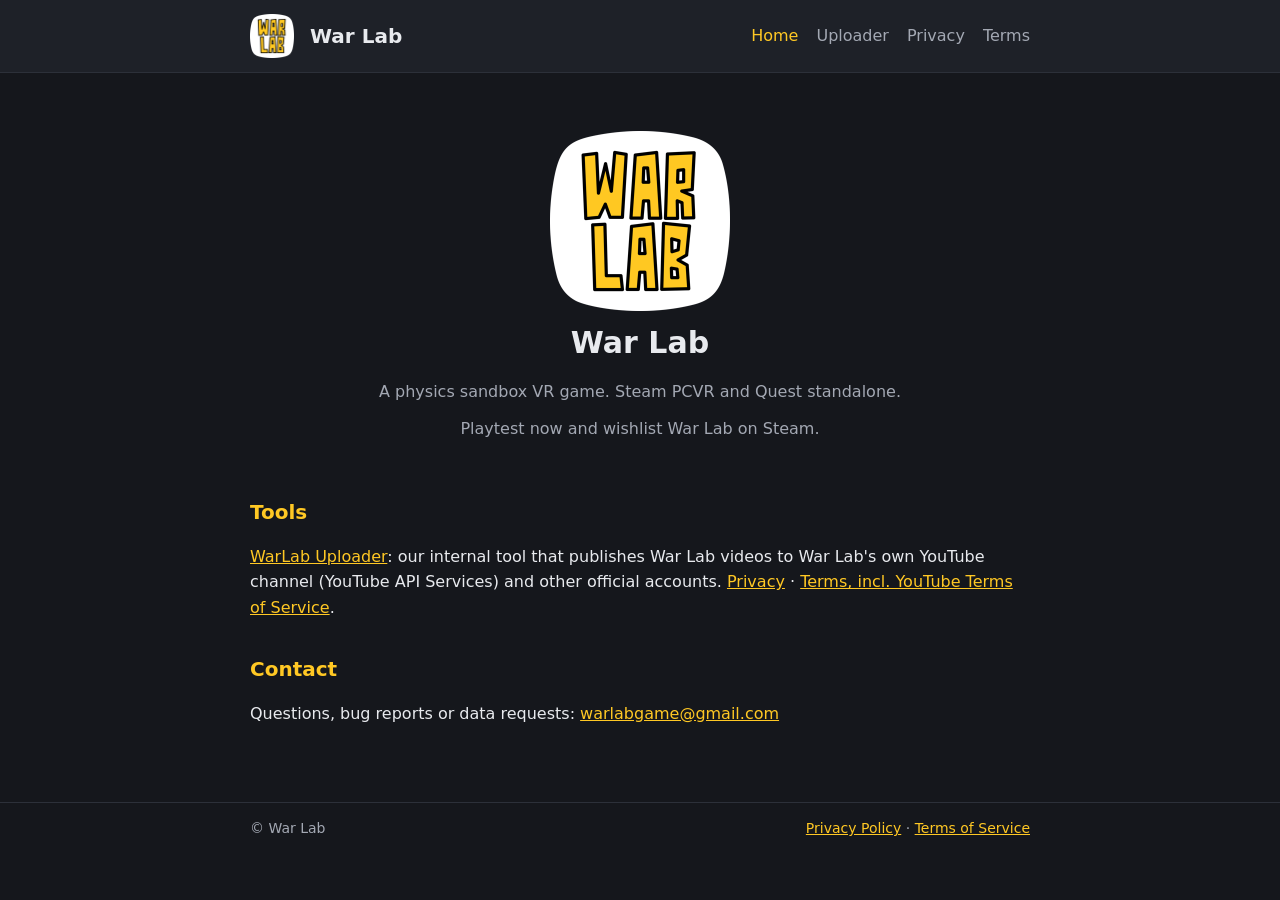
<file: index.html>
<!doctype html>
<html lang="en">
<head>
  <meta charset="utf-8">
  <meta name="viewport" content="width=device-width, initial-scale=1">
  <title>War Lab</title>
  <meta name="description" content="War Lab: a physics sandbox VR game for Steam PCVR and Quest standalone.">
  <link rel="icon" href="logo.png">
  <link rel="stylesheet" href="style.css">
</head>
<body>
  <header>
    <div class="bar">
      <img src="logo.png" alt="War Lab logo">
      <a class="brand" href="./">War Lab</a>
      <nav>
        <a href="./" aria-current="page">Home</a>
        <a href="uploader.html">Uploader</a>
        <a href="privacy.html">Privacy</a>
        <a href="terms.html">Terms</a>
      </nav>
    </div>
  </header>
  <main>
    <div class="hero">
      <img src="logo.png" alt="War Lab">
      <h1>War Lab</h1>
      <p>A physics sandbox VR game. Steam PCVR and Quest standalone.</p>
      <p>Playtest now and wishlist War Lab on Steam.</p>
    </div>
    <h2>Tools</h2>
    <p><a href="uploader.html">WarLab Uploader</a>: our internal tool that publishes War Lab videos to War Lab's own YouTube channel (YouTube API Services) and other official accounts. <a href="privacy.html#uploader">Privacy</a> · <a href="terms.html#youtube">Terms, incl. YouTube Terms of Service</a>.</p>
    <h2>Contact</h2>
    <p>Questions, bug reports or data requests: <a href="mailto:warlabgame@gmail.com">warlabgame@gmail.com</a></p>
  </main>
  <footer>
    <div class="bar">
      <span>© War Lab</span>
      <span><a href="privacy.html">Privacy Policy</a> · <a href="terms.html">Terms of Service</a></span>
    </div>
  </footer>
</body>
</html>
</file>
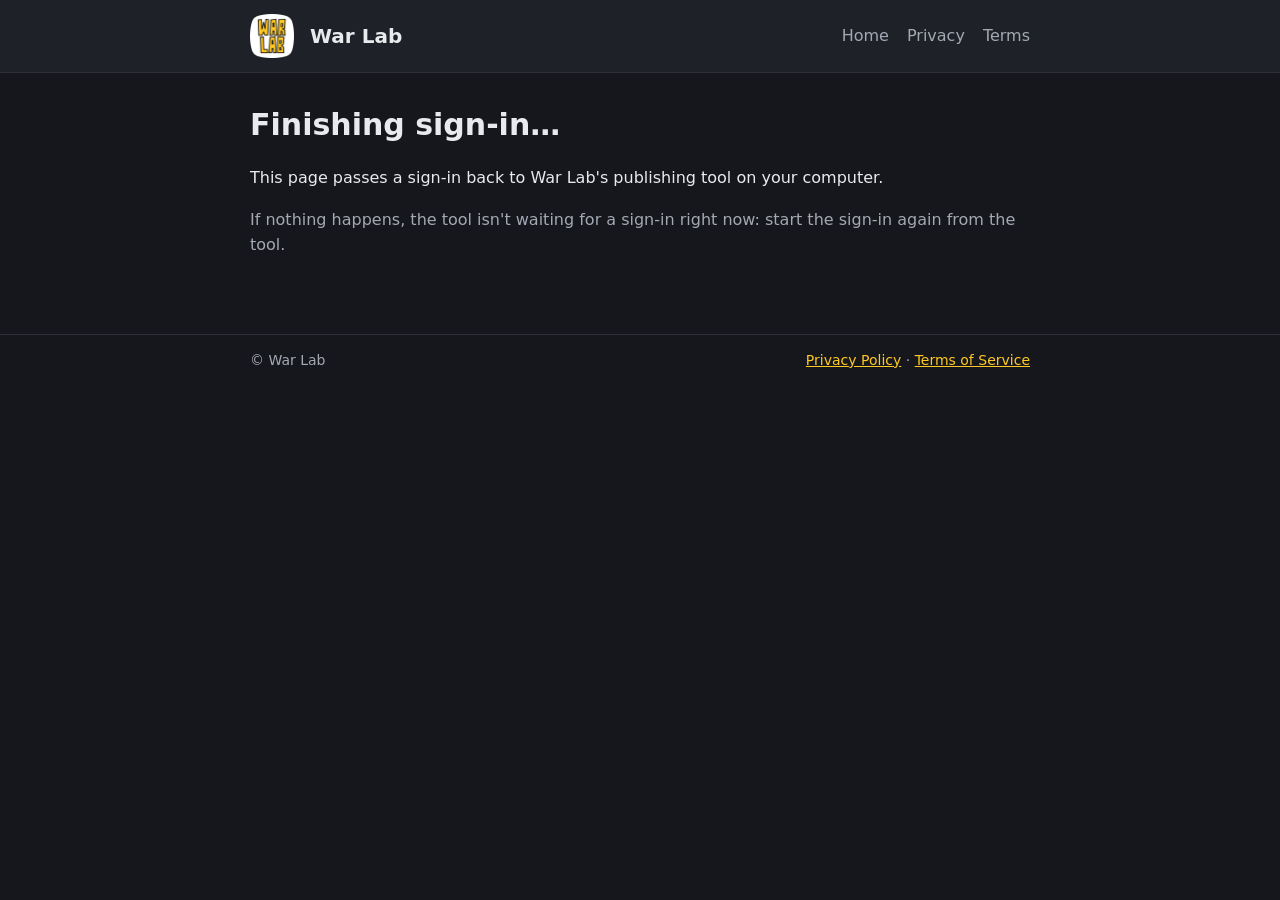
<file: oauth.html>
<!doctype html>
<html lang="en">
<head>
  <meta charset="utf-8">
  <meta name="viewport" content="width=device-width, initial-scale=1">
  <meta name="robots" content="noindex">
  <title>War Lab - Sign-in</title>
  <link rel="icon" href="logo.png">
  <link rel="stylesheet" href="style.css">
  <script>
    // Sign-in relay for War Lab's own publishing tool. Meta only redirects sign-ins to https pages, so it sends the
    // one-time code here and this page hands it to the tool waiting on this computer (localhost:8765). The code is
    // useless without the tool's app secret, which never leaves that computer.
    (function () {
      var q = window.location.search || "";
      if (/[?&](code|error)=/.test(q)) window.location.replace("http://localhost:8765/callback" + q);
    })();
  </script>
</head>
<body>
  <header>
    <div class="bar">
      <img src="logo.png" alt="War Lab logo">
      <a class="brand" href="./">War Lab</a>
      <nav>
        <a href="./">Home</a>
        <a href="privacy.html">Privacy</a>
        <a href="terms.html">Terms</a>
      </nav>
    </div>
  </header>
  <main>
    <h1>Finishing sign-in…</h1>
    <p>This page passes a sign-in back to War Lab's publishing tool on your computer.</p>
    <p class="muted">If nothing happens, the tool isn't waiting for a sign-in right now: start the sign-in again from the tool.</p>
  </main>
  <footer>
    <div class="bar">
      <span>© War Lab</span>
      <span><a href="privacy.html">Privacy Policy</a> · <a href="terms.html">Terms of Service</a></span>
    </div>
  </footer>
</body>
</html>
</file>
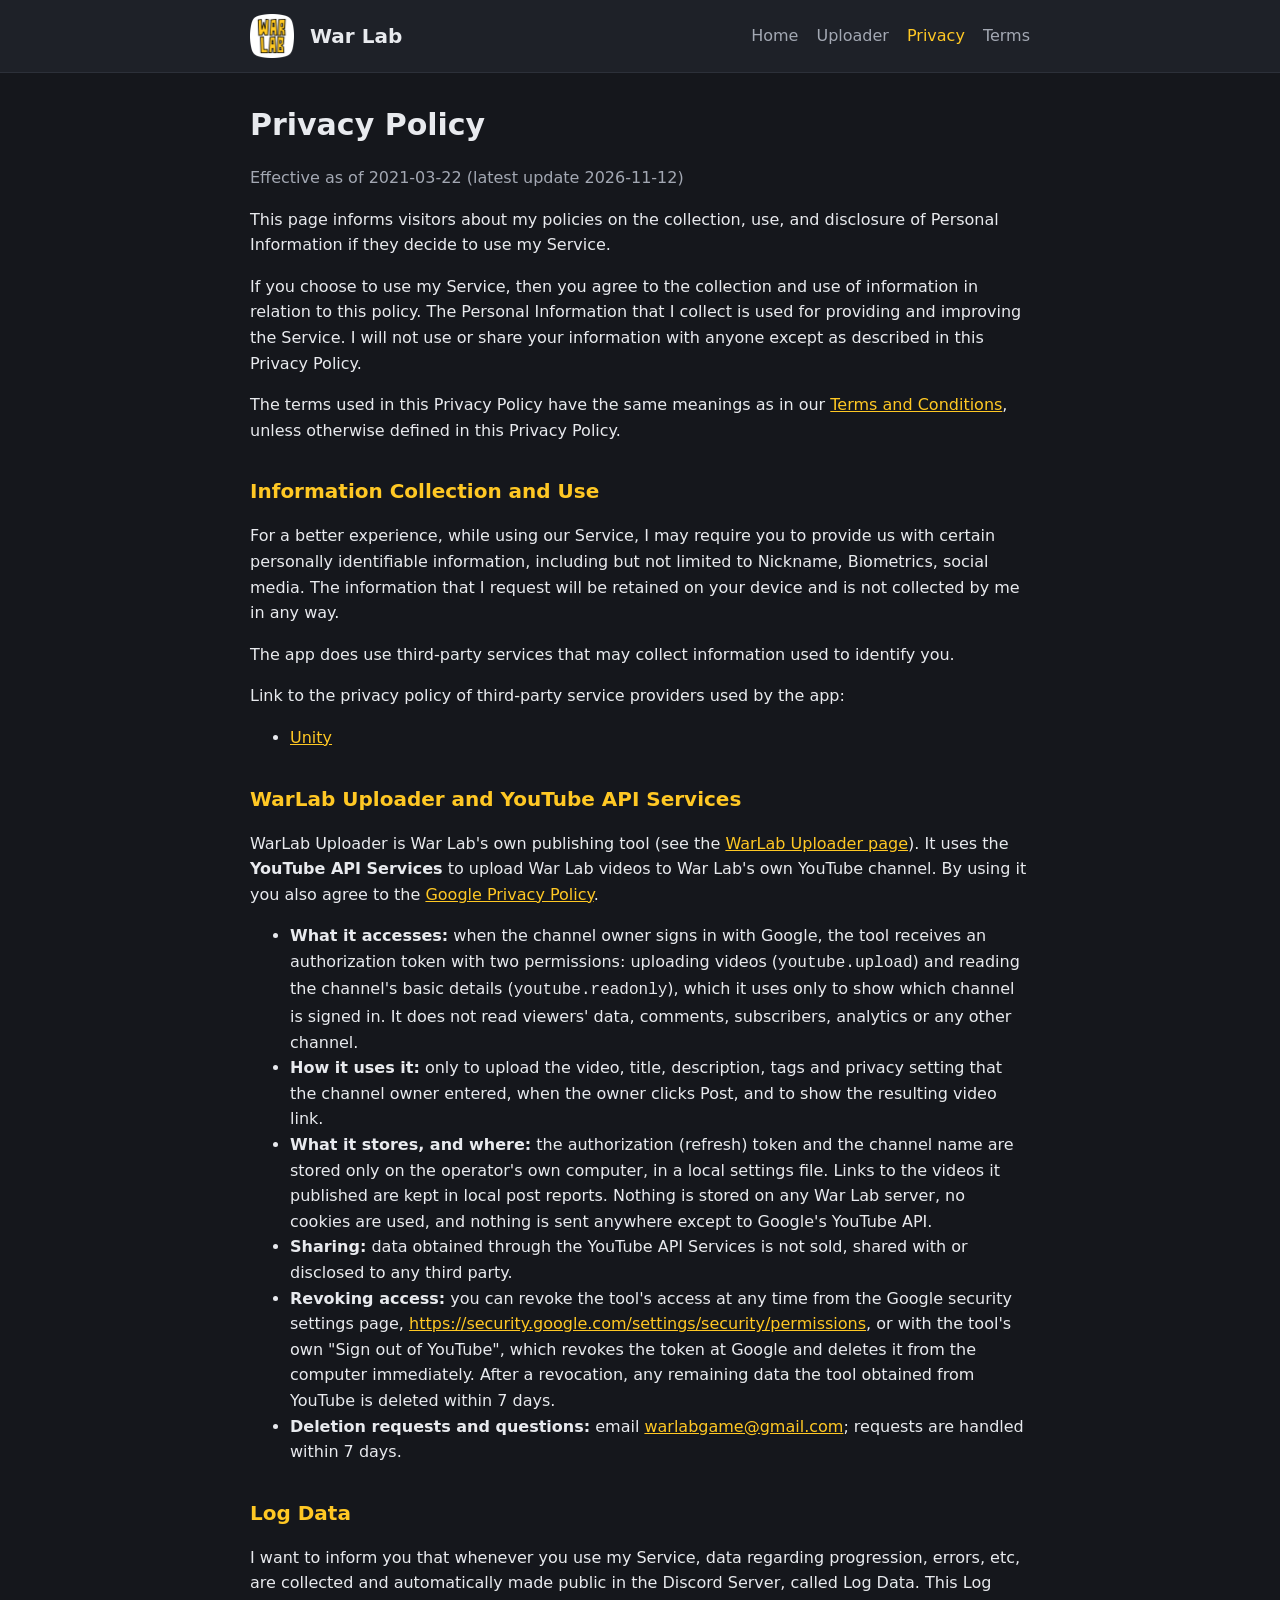
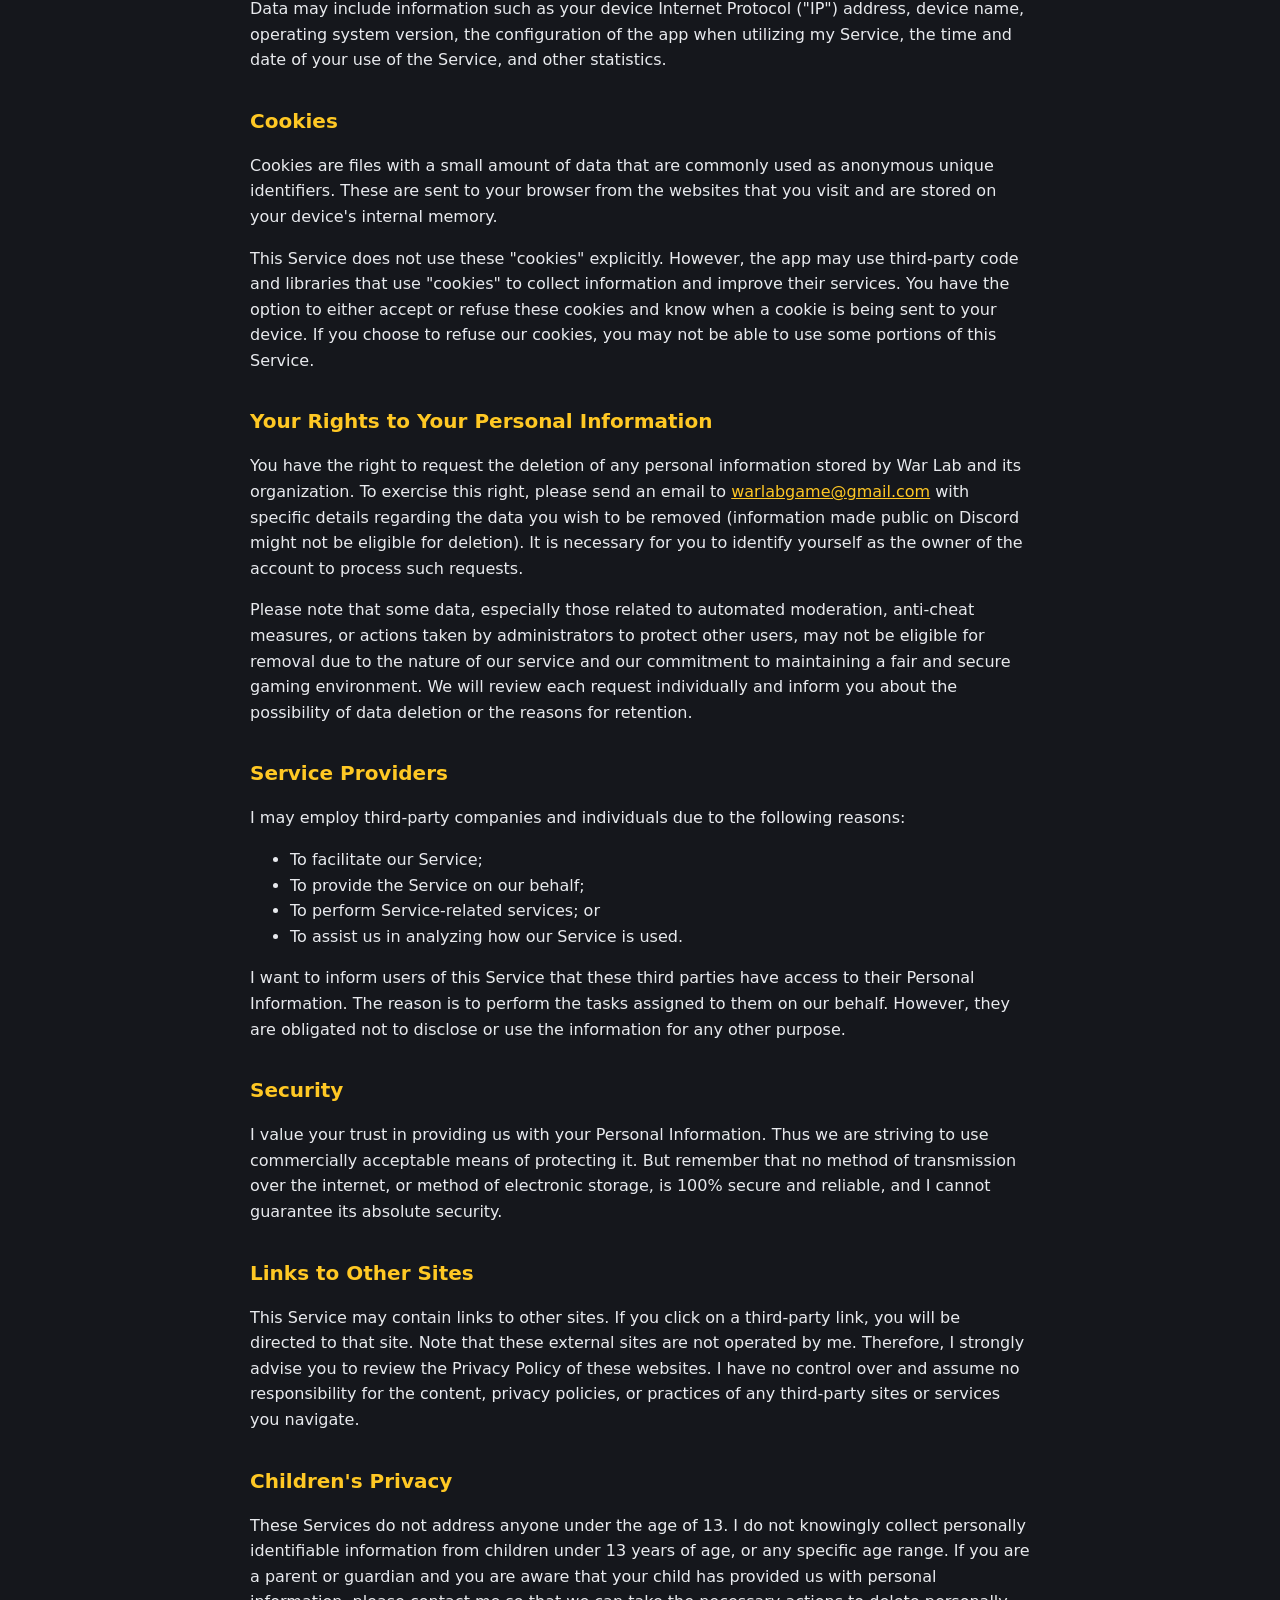
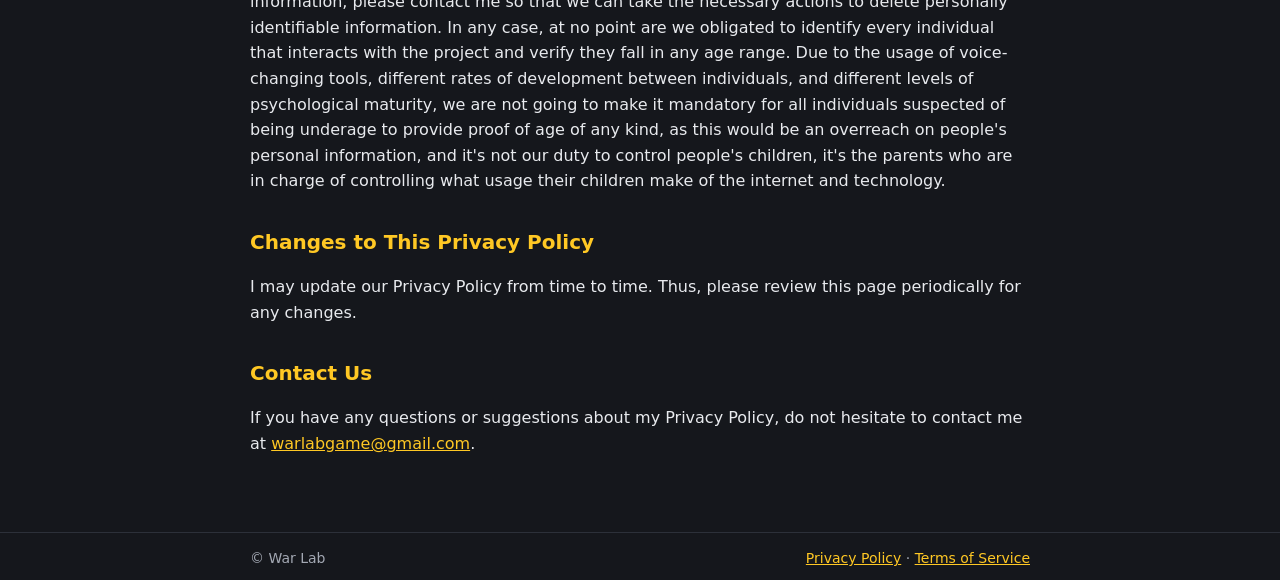
<file: privacy.html>
<!doctype html>
<html lang="en">
<head>
  <meta charset="utf-8">
  <meta name="viewport" content="width=device-width, initial-scale=1">
  <title>War Lab - Privacy Policy</title>
  <link rel="icon" href="logo.png">
  <link rel="stylesheet" href="style.css">
</head>
<body>
  <header>
    <div class="bar">
      <img src="logo.png" alt="War Lab logo">
      <a class="brand" href="./">War Lab</a>
      <nav>
        <a href="./">Home</a>
        <a href="uploader.html">Uploader</a>
        <a href="privacy.html" aria-current="page">Privacy</a>
        <a href="terms.html">Terms</a>
      </nav>
    </div>
  </header>
  <main>
    <h1>Privacy Policy</h1>
    <p class="muted">Effective as of 2021-03-22 (latest update 2026-11-12)</p>

    <p>This page informs visitors about my policies on the collection, use, and disclosure of Personal Information if they decide to use my Service.</p>
    <p>If you choose to use my Service, then you agree to the collection and use of information in relation to this policy. The Personal Information that I collect is used for providing and improving the Service. I will not use or share your information with anyone except as described in this Privacy Policy.</p>
    <p>The terms used in this Privacy Policy have the same meanings as in our <a href="terms.html">Terms and Conditions</a>, unless otherwise defined in this Privacy Policy.</p>

    <h2>Information Collection and Use</h2>
    <p>For a better experience, while using our Service, I may require you to provide us with certain personally identifiable information, including but not limited to Nickname, Biometrics, social media. The information that I request will be retained on your device and is not collected by me in any way.</p>
    <p>The app does use third-party services that may collect information used to identify you.</p>
    <p>Link to the privacy policy of third-party service providers used by the app:</p>
    <ul>
      <li><a href="https://unity.com/legal/privacy-policy">Unity</a></li>
    </ul>

    <h2 id="uploader">WarLab Uploader and YouTube API Services</h2>
    <p>WarLab Uploader is War Lab's own publishing tool (see the <a href="uploader.html">WarLab Uploader page</a>). It uses the <strong>YouTube API Services</strong> to upload War Lab videos to War Lab's own YouTube channel. By using it you also agree to the <a href="https://policies.google.com/privacy">Google Privacy Policy</a>.</p>
    <ul>
      <li><strong>What it accesses:</strong> when the channel owner signs in with Google, the tool receives an authorization token with two permissions: uploading videos (<code>youtube.upload</code>) and reading the channel's basic details (<code>youtube.readonly</code>), which it uses only to show which channel is signed in. It does not read viewers' data, comments, subscribers, analytics or any other channel.</li>
      <li><strong>How it uses it:</strong> only to upload the video, title, description, tags and privacy setting that the channel owner entered, when the owner clicks Post, and to show the resulting video link.</li>
      <li><strong>What it stores, and where:</strong> the authorization (refresh) token and the channel name are stored only on the operator's own computer, in a local settings file. Links to the videos it published are kept in local post reports. Nothing is stored on any War Lab server, no cookies are used, and nothing is sent anywhere except to Google's YouTube API.</li>
      <li><strong>Sharing:</strong> data obtained through the YouTube API Services is not sold, shared with or disclosed to any third party.</li>
      <li><strong>Revoking access:</strong> you can revoke the tool's access at any time from the Google security settings page, <a href="https://security.google.com/settings/security/permissions">https://security.google.com/settings/security/permissions</a>, or with the tool's own "Sign out of YouTube", which revokes the token at Google and deletes it from the computer immediately. After a revocation, any remaining data the tool obtained from YouTube is deleted within 7 days.</li>
      <li><strong>Deletion requests and questions:</strong> email <a href="mailto:warlabgame@gmail.com">warlabgame@gmail.com</a>; requests are handled within 7 days.</li>
    </ul>

    <h2>Log Data</h2>
    <p>I want to inform you that whenever you use my Service, data regarding progression, errors, etc, are collected and automatically made public in the Discord Server, called Log Data. This Log Data may include information such as your device Internet Protocol ("IP") address, device name, operating system version, the configuration of the app when utilizing my Service, the time and date of your use of the Service, and other statistics.</p>

    <h2>Cookies</h2>
    <p>Cookies are files with a small amount of data that are commonly used as anonymous unique identifiers. These are sent to your browser from the websites that you visit and are stored on your device's internal memory.</p>
    <p>This Service does not use these "cookies" explicitly. However, the app may use third-party code and libraries that use "cookies" to collect information and improve their services. You have the option to either accept or refuse these cookies and know when a cookie is being sent to your device. If you choose to refuse our cookies, you may not be able to use some portions of this Service.</p>

    <h2>Your Rights to Your Personal Information</h2>
    <p>You have the right to request the deletion of any personal information stored by War Lab and its organization. To exercise this right, please send an email to <a href="mailto:warlabgame@gmail.com">warlabgame@gmail.com</a> with specific details regarding the data you wish to be removed (information made public on Discord might not be eligible for deletion). It is necessary for you to identify yourself as the owner of the account to process such requests.</p>
    <p>Please note that some data, especially those related to automated moderation, anti-cheat measures, or actions taken by administrators to protect other users, may not be eligible for removal due to the nature of our service and our commitment to maintaining a fair and secure gaming environment. We will review each request individually and inform you about the possibility of data deletion or the reasons for retention.</p>

    <h2>Service Providers</h2>
    <p>I may employ third-party companies and individuals due to the following reasons:</p>
    <ul>
      <li>To facilitate our Service;</li>
      <li>To provide the Service on our behalf;</li>
      <li>To perform Service-related services; or</li>
      <li>To assist us in analyzing how our Service is used.</li>
    </ul>
    <p>I want to inform users of this Service that these third parties have access to their Personal Information. The reason is to perform the tasks assigned to them on our behalf. However, they are obligated not to disclose or use the information for any other purpose.</p>

    <h2>Security</h2>
    <p>I value your trust in providing us with your Personal Information. Thus we are striving to use commercially acceptable means of protecting it. But remember that no method of transmission over the internet, or method of electronic storage, is 100% secure and reliable, and I cannot guarantee its absolute security.</p>

    <h2>Links to Other Sites</h2>
    <p>This Service may contain links to other sites. If you click on a third-party link, you will be directed to that site. Note that these external sites are not operated by me. Therefore, I strongly advise you to review the Privacy Policy of these websites. I have no control over and assume no responsibility for the content, privacy policies, or practices of any third-party sites or services you navigate.</p>

    <h2>Children's Privacy</h2>
    <p>These Services do not address anyone under the age of 13. I do not knowingly collect personally identifiable information from children under 13 years of age, or any specific age range. If you are a parent or guardian and you are aware that your child has provided us with personal information, please contact me so that we can take the necessary actions to delete personally identifiable information. In any case, at no point are we obligated to identify every individual that interacts with the project and verify they fall in any age range. Due to the usage of voice-changing tools, different rates of development between individuals, and different levels of psychological maturity, we are not going to make it mandatory for all individuals suspected of being underage to provide proof of age of any kind, as this would be an overreach on people's personal information, and it's not our duty to control people's children, it's the parents who are in charge of controlling what usage their children make of the internet and technology.</p>

    <h2>Changes to This Privacy Policy</h2>
    <p>I may update our Privacy Policy from time to time. Thus, please review this page periodically for any changes.</p>

    <h2>Contact Us</h2>
    <p>If you have any questions or suggestions about my Privacy Policy, do not hesitate to contact me at <a href="mailto:warlabgame@gmail.com">warlabgame@gmail.com</a>.</p>
  </main>
  <footer>
    <div class="bar">
      <span>© War Lab</span>
      <span><a href="privacy.html">Privacy Policy</a> · <a href="terms.html">Terms of Service</a></span>
    </div>
  </footer>
</body>
</html>
</file>
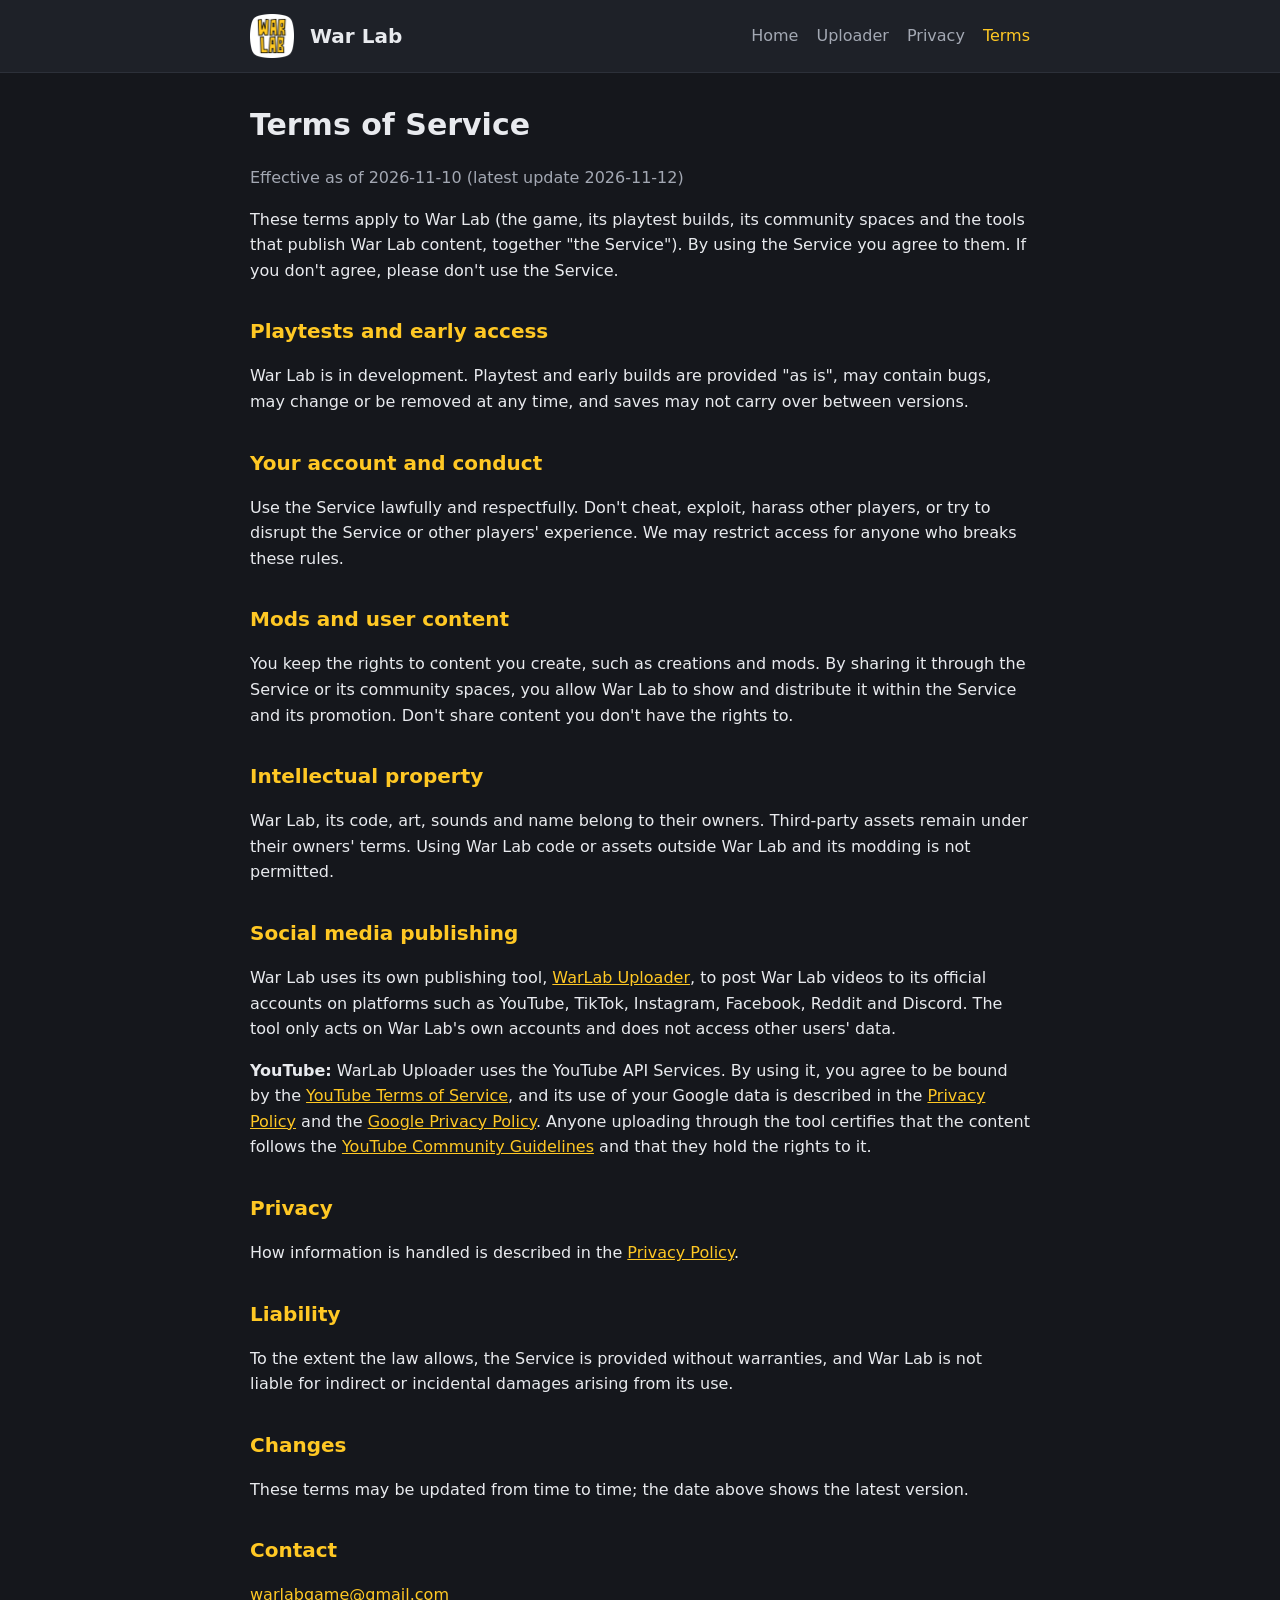
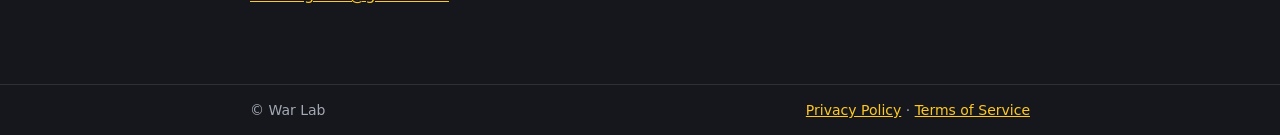
<file: terms.html>
<!doctype html>
<html lang="en">
<head>
  <meta charset="utf-8">
  <meta name="viewport" content="width=device-width, initial-scale=1">
  <title>War Lab - Terms of Service</title>
  <link rel="icon" href="logo.png">
  <link rel="stylesheet" href="style.css">
</head>
<body>
  <header>
    <div class="bar">
      <img src="logo.png" alt="War Lab logo">
      <a class="brand" href="./">War Lab</a>
      <nav>
        <a href="./">Home</a>
        <a href="uploader.html">Uploader</a>
        <a href="privacy.html">Privacy</a>
        <a href="terms.html" aria-current="page">Terms</a>
      </nav>
    </div>
  </header>
  <main>
    <h1>Terms of Service</h1>
    <p class="muted">Effective as of 2026-11-10 (latest update 2026-11-12)</p>

    <p>These terms apply to War Lab (the game, its playtest builds, its community spaces and the tools that publish War Lab content, together "the Service"). By using the Service you agree to them. If you don't agree, please don't use the Service.</p>

    <h2>Playtests and early access</h2>
    <p>War Lab is in development. Playtest and early builds are provided "as is", may contain bugs, may change or be removed at any time, and saves may not carry over between versions.</p>

    <h2>Your account and conduct</h2>
    <p>Use the Service lawfully and respectfully. Don't cheat, exploit, harass other players, or try to disrupt the Service or other players' experience. We may restrict access for anyone who breaks these rules.</p>

    <h2>Mods and user content</h2>
    <p>You keep the rights to content you create, such as creations and mods. By sharing it through the Service or its community spaces, you allow War Lab to show and distribute it within the Service and its promotion. Don't share content you don't have the rights to.</p>

    <h2>Intellectual property</h2>
    <p>War Lab, its code, art, sounds and name belong to their owners. Third-party assets remain under their owners' terms. Using War Lab code or assets outside War Lab and its modding is not permitted.</p>

    <h2>Social media publishing</h2>
    <p>War Lab uses its own publishing tool, <a href="uploader.html">WarLab Uploader</a>, to post War Lab videos to its official accounts on platforms such as YouTube, TikTok, Instagram, Facebook, Reddit and Discord. The tool only acts on War Lab's own accounts and does not access other users' data.</p>
    <p id="youtube"><strong>YouTube:</strong> WarLab Uploader uses the YouTube API Services. By using it, you agree to be bound by the <a href="https://www.youtube.com/t/terms">YouTube Terms of Service</a>, and its use of your Google data is described in the <a href="privacy.html#uploader">Privacy Policy</a> and the <a href="https://policies.google.com/privacy">Google Privacy Policy</a>. Anyone uploading through the tool certifies that the content follows the <a href="https://www.youtube.com/howyoutubeworks/policies/community-guidelines/">YouTube Community Guidelines</a> and that they hold the rights to it.</p>

    <h2>Privacy</h2>
    <p>How information is handled is described in the <a href="privacy.html">Privacy Policy</a>.</p>

    <h2>Liability</h2>
    <p>To the extent the law allows, the Service is provided without warranties, and War Lab is not liable for indirect or incidental damages arising from its use.</p>

    <h2>Changes</h2>
    <p>These terms may be updated from time to time; the date above shows the latest version.</p>

    <h2>Contact</h2>
    <p><a href="mailto:warlabgame@gmail.com">warlabgame@gmail.com</a></p>
  </main>
  <footer>
    <div class="bar">
      <span>© War Lab</span>
      <span><a href="privacy.html">Privacy Policy</a> · <a href="terms.html">Terms of Service</a></span>
    </div>
  </footer>
</body>
</html>
</file>
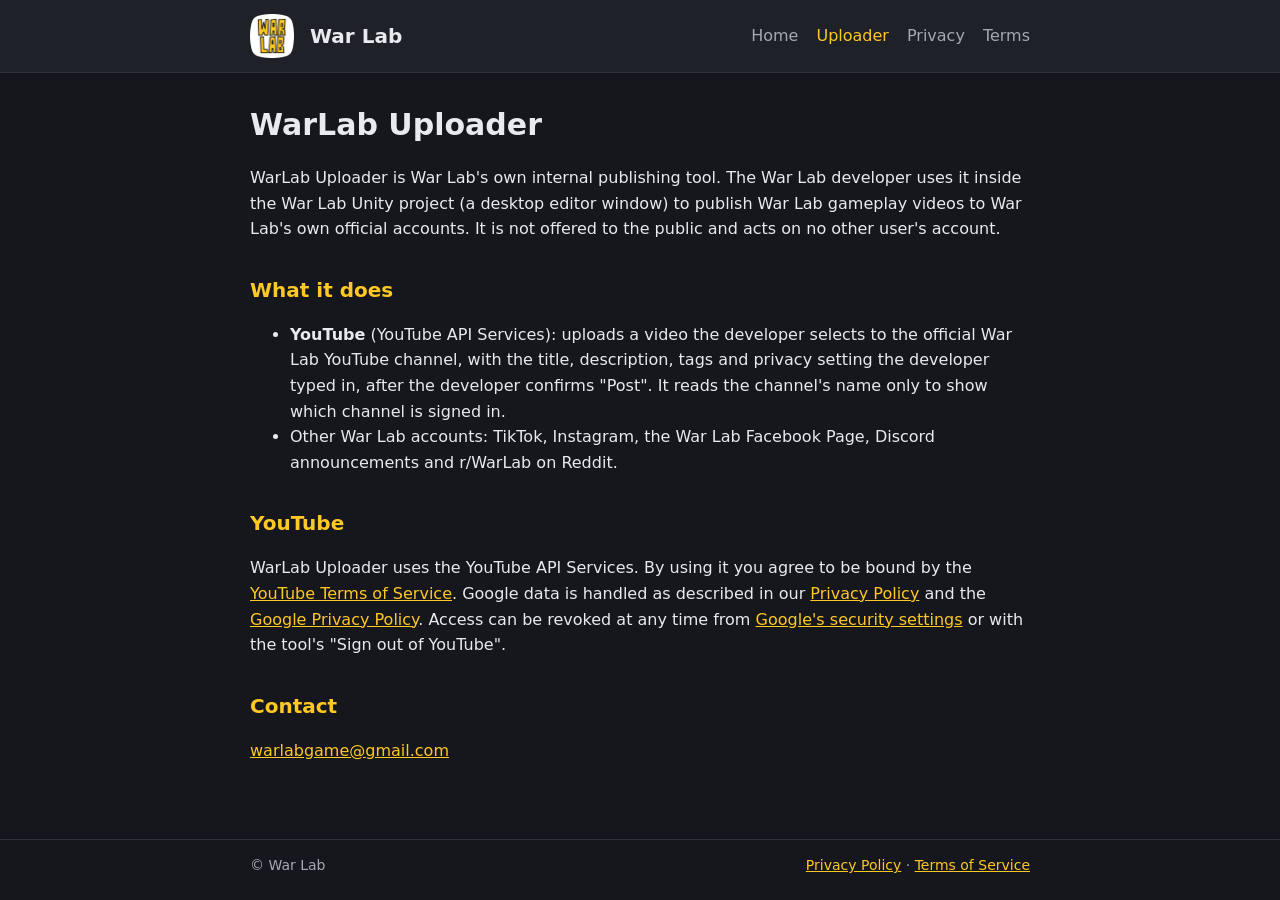
<file: uploader.html>
<!doctype html>
<html lang="en">
<head>
  <meta charset="utf-8">
  <meta name="viewport" content="width=device-width, initial-scale=1">
  <title>WarLab Uploader</title>
  <meta name="description" content="WarLab Uploader: War Lab's internal tool that publishes War Lab videos to War Lab's own social media accounts.">
  <link rel="icon" href="logo.png">
  <link rel="stylesheet" href="style.css">
</head>
<body>
  <header>
    <div class="bar">
      <img src="logo.png" alt="War Lab logo">
      <a class="brand" href="./">War Lab</a>
      <nav>
        <a href="./">Home</a>
        <a href="uploader.html" aria-current="page">Uploader</a>
        <a href="privacy.html">Privacy</a>
        <a href="terms.html">Terms</a>
      </nav>
    </div>
  </header>
  <main>
    <h1>WarLab Uploader</h1>
    <p>WarLab Uploader is War Lab's own internal publishing tool. The War Lab developer uses it inside the War Lab Unity project (a desktop editor window) to publish War Lab gameplay videos to War Lab's own official accounts. It is not offered to the public and acts on no other user's account.</p>

    <h2>What it does</h2>
    <ul>
      <li><strong>YouTube</strong> (YouTube API Services): uploads a video the developer selects to the official War Lab YouTube channel, with the title, description, tags and privacy setting the developer typed in, after the developer confirms "Post". It reads the channel's name only to show which channel is signed in.</li>
      <li>Other War Lab accounts: TikTok, Instagram, the War Lab Facebook Page, Discord announcements and r/WarLab on Reddit.</li>
    </ul>

    <h2>YouTube</h2>
    <p>WarLab Uploader uses the YouTube API Services. By using it you agree to be bound by the <a href="https://www.youtube.com/t/terms">YouTube Terms of Service</a>. Google data is handled as described in our <a href="privacy.html#uploader">Privacy Policy</a> and the <a href="https://policies.google.com/privacy">Google Privacy Policy</a>. Access can be revoked at any time from <a href="https://security.google.com/settings/security/permissions">Google's security settings</a> or with the tool's "Sign out of YouTube".</p>

    <h2>Contact</h2>
    <p><a href="mailto:warlabgame@gmail.com">warlabgame@gmail.com</a></p>
  </main>
  <footer>
    <div class="bar">
      <span>© War Lab</span>
      <span><a href="privacy.html">Privacy Policy</a> · <a href="terms.html">Terms of Service</a></span>
    </div>
  </footer>
</body>
</html>
</file>
<file: style.css>
:root {
  --bg: #15171c;
  --panel: #1e2128;
  --text: #e8eaee;
  --muted: #a3a8b3;
  --accent: #ffc824;
  --line: #2c3039;
}
* { box-sizing: border-box; }
body {
  margin: 0;
  background: var(--bg);
  color: var(--text);
  font: 16px/1.6 system-ui, -apple-system, "Segoe UI", Roboto, sans-serif;
}
header {
  border-bottom: 1px solid var(--line);
  background: var(--panel);
}
.bar {
  max-width: 820px;
  margin: 0 auto;
  padding: 14px 20px;
  display: flex;
  align-items: center;
  gap: 16px;
}
.bar img { width: 44px; height: 44px; }
.bar a.brand { color: var(--text); font-weight: 700; font-size: 20px; text-decoration: none; }
nav { margin-left: auto; display: flex; gap: 18px; }
nav a { color: var(--muted); text-decoration: none; }
nav a:hover, nav a[aria-current] { color: var(--accent); }
main { max-width: 820px; margin: 0 auto; padding: 28px 20px 60px; }
h1 { font-size: 30px; margin: 0 0 6px; }
h2 { font-size: 20px; margin: 32px 0 6px; color: var(--accent); }
p, li { color: var(--text); }
.muted { color: var(--muted); }
a { color: var(--accent); }
.hero { text-align: center; padding: 30px 0 10px; }
.hero img { width: 180px; height: auto; }
.hero p { color: var(--muted); max-width: 560px; margin: 12px auto; }
footer { border-top: 1px solid var(--line); color: var(--muted); font-size: 14px; }
footer .bar { justify-content: space-between; flex-wrap: wrap; }
@media (max-width: 520px) {
  .bar { flex-wrap: wrap; }
  nav { margin-left: 0; width: 100%; }
}
</file>
